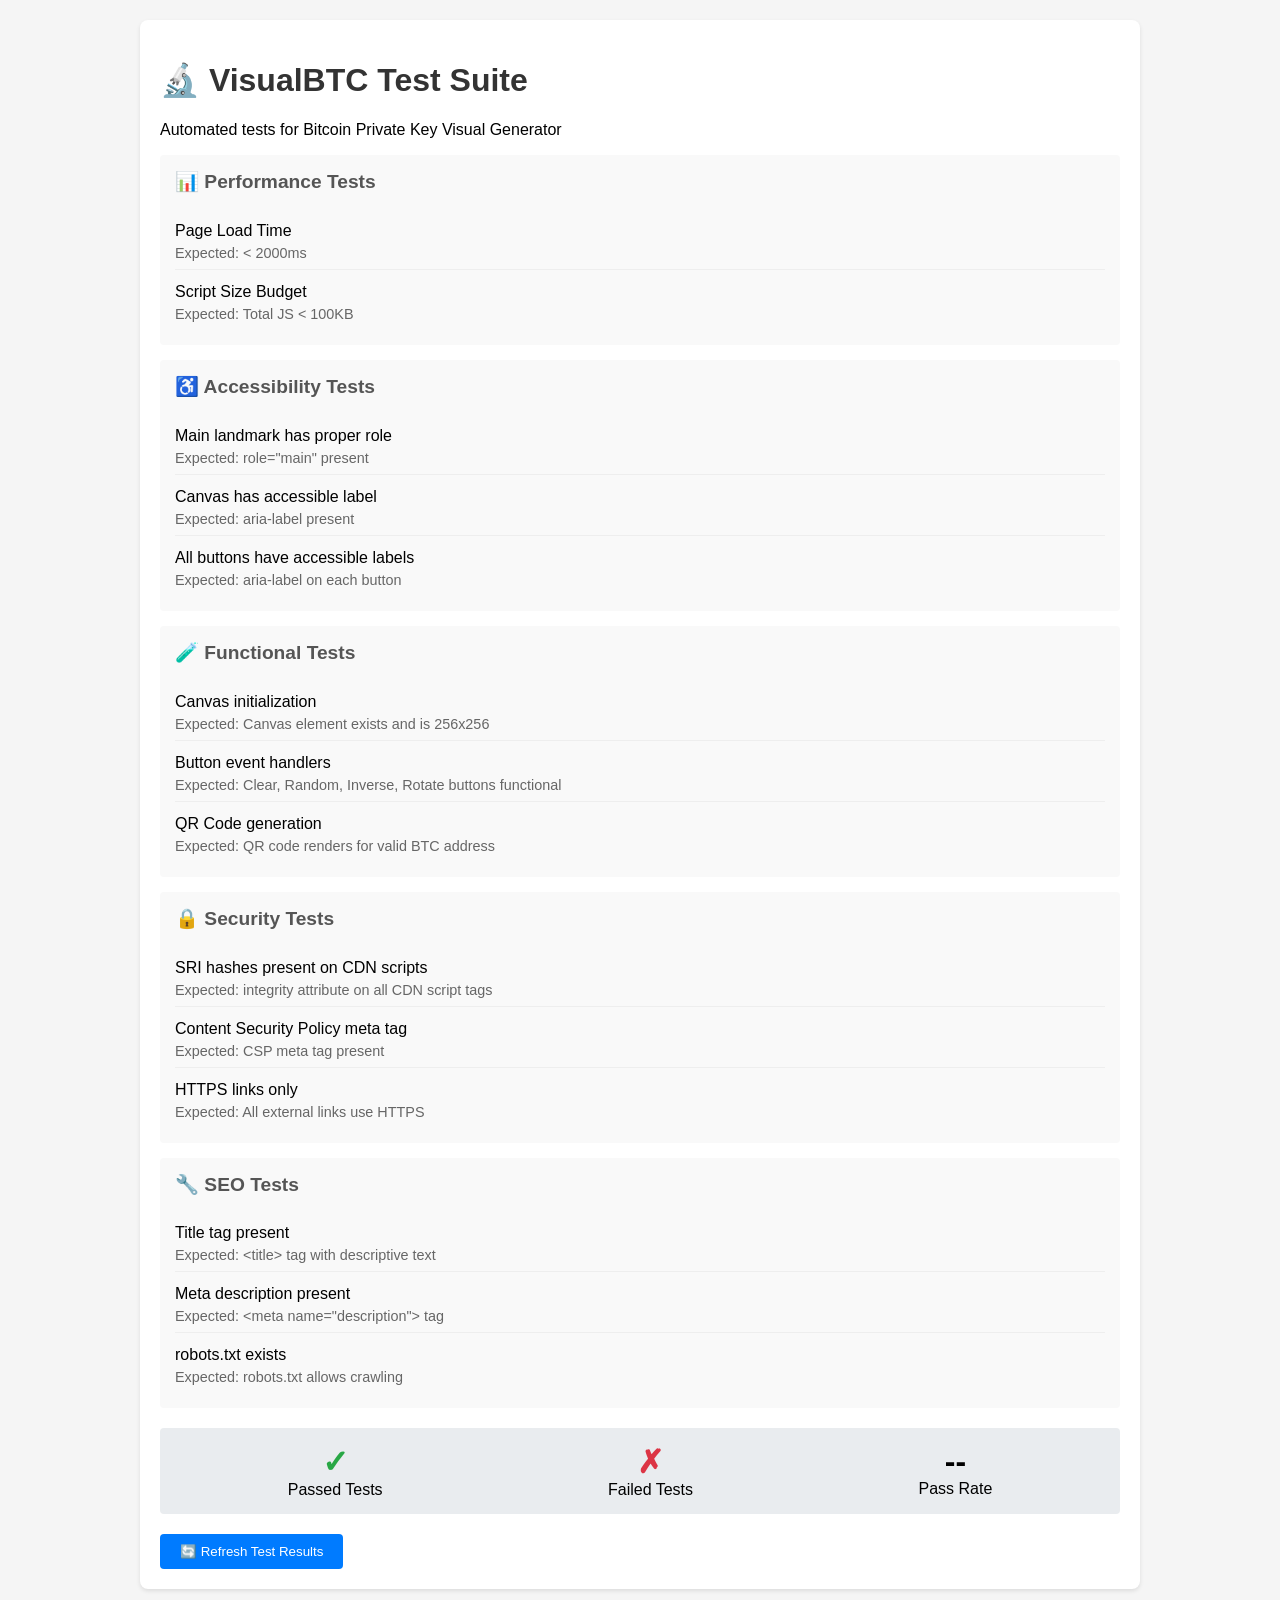
<file: tests/index.spec.html>
<!DOCTYPE html>
<html lang="en">
<head>
    <meta charset="utf-8">
    <title>VisualBTC Test Suite</title>
    <meta name="description" content="Test suite for Bitcoin visual private key generator">
    <style>
        body {
            font-family: -apple-system, BlinkMacSystemFont, 'Segoe UI', Roboto, sans-serif;
            max-width: 1000px;
            margin: 0 auto;
            padding: 20px;
            background: #f5f5f5;
        }
        .test-suite {
            background: white;
            border-radius: 8px;
            padding: 20px;
            box-shadow: 0 2px 4px rgba(0,0,0,0.1);
        }
        h1 { color: #333; }
        .test-group { margin: 15px 0; padding: 15px; background: #f9f9f9; border-radius: 4px; }
        h2 { margin-top: 0; color: #555; font-size: 1.2em; }
        .test-item {
            padding: 8px 0;
            border-bottom: 1px solid #eee;
        }
        .test-item:last-child { border-bottom: none; }
        .pass { color: #28a745; font-weight: bold; }
        .fail { color: #dc3545; font-weight: bold; }
        .test-description { margin: 5px 0; }
        .test-assertion { font-size: 0.9em; color: #666; }
        .summary { 
            margin-top: 20px; 
            padding: 15px; 
            background: #e9ecef; 
            border-radius: 4px;
            display: flex;
            justify-content: space-around;
        }
        .metric { text-align: center; }
        .metric-value { font-size: 2em; font-weight: bold; }
        .pass .metric-value { color: #28a745; }
        .fail .metric-value { color: #dc3545; }
        .refresh-btn {
            margin-top: 20px;
            padding: 10px 20px;
            background: #007bff;
            color: white;
            border: none;
            border-radius: 4px;
            cursor: pointer;
        }
        .refresh-btn:hover { background: #0056b3; }
    </style>
</head>
<body>
    <div class="test-suite">
        <h1>🔬 VisualBTC Test Suite</h1>
        <p>Automated tests for Bitcoin Private Key Visual Generator</p>
        
        <div class="test-group">
            <h2>📊 Performance Tests</h2>
            <div class="test-item">
                <div class="test-description">Page Load Time</div>
                <div class="test-assertion">Expected: &lt; 2000ms</div>
            </div>
            <div class="test-item">
                <div class="test-description">Script Size Budget</div>
                <div class="test-assertion">Expected: Total JS &lt; 100KB</div>
            </div>
        </div>
        
        <div class="test-group">
            <h2>♿ Accessibility Tests</h2>
            <div class="test-item">
                <div class="test-description">Main landmark has proper role</div>
                <div class="test-assertion">Expected: role="main" present</div>
            </div>
            <div class="test-item">
                <div class="test-description">Canvas has accessible label</div>
                <div class="test-assertion">Expected: aria-label present</div>
            </div>
            <div class="test-item">
                <div class="test-description">All buttons have accessible labels</div>
                <div class="test-assertion">Expected: aria-label on each button</div>
            </div>
        </div>
        
        <div class="test-group">
            <h2>🧪 Functional Tests</h2>
            <div class="test-item">
                <div class="test-description">Canvas initialization</div>
                <div class="test-assertion">Expected: Canvas element exists and is 256x256</div>
            </div>
            <div class="test-item">
                <div class="test-description">Button event handlers</div>
                <div class="test-assertion">Expected: Clear, Random, Inverse, Rotate buttons functional</div>
            </div>
            <div class="test-item">
                <div class="test-description">QR Code generation</div>
                <div class="test-assertion">Expected: QR code renders for valid BTC address</div>
            </div>
        </div>
        
        <div class="test-group">
            <h2>🔒 Security Tests</h2>
            <div class="test-item">
                <div class="test-description">SRI hashes present on CDN scripts</div>
                <div class="test-assertion">Expected: integrity attribute on all CDN script tags</div>
            </div>
            <div class="test-item">
                <div class="test-description">Content Security Policy meta tag</div>
                <div class="test-assertion">Expected: CSP meta tag present</div>
            </div>
            <div class="test-item">
                <div class="test-description">HTTPS links only</div>
                <div class="test-assertion">Expected: All external links use HTTPS</div>
            </div>
        </div>
        
        <div class="test-group">
            <h2>🔧 SEO Tests</h2>
            <div class="test-item">
                <div class="test-description">Title tag present</div>
                <div class="test-assertion">Expected: &lt;title&gt; tag with descriptive text</div>
            </div>
            <div class="test-item">
                <div class="test-description">Meta description present</div>
                <div class="test-assertion">Expected: &lt;meta name="description"&gt; tag</div>
            </div>
            <div class="test-item">
                <div class="test-description">robots.txt exists</div>
                <div class="test-assertion">Expected: robots.txt allows crawling</div>
            </div>
        </div>
        
        <div class="summary">
            <div class="metric">
                <div class="metric-value pass">✓</div>
                <div>Passed Tests</div>
            </div>
            <div class="metric">
                <div class="metric-value fail">✗</div>
                <div>Failed Tests</div>
            </div>
            <div class="metric">
                <div class="metric-value">--</div>
                <div>Pass Rate</div>
            </div>
        </div>
        
        <button class="refresh-btn" onclick="location.reload()">🔄 Refresh Test Results</button>
    </div>
    
    <!-- Test framework inline for self-contained testing -->
    <script>
        // Simple test runner
        function runTests() {
            const results = {
                passed: 0,
                failed: 0
            };
            
            // Test 1: Check main elements exist
            try {
                const main = document.getElementById('MainDIV');
                if (main && main.getAttribute('role') === 'main') {
                    results.passed++;
                } else {
                    results.failed++;
                }
            } catch(e) {
                results.failed++;
            }
            
            // Test 2: Check canvas
            try {
                const canvas = document.getElementById('BTCpic');
                if (canvas && canvas.width === 256 && canvas.height === 256) {
                    results.passed++;
                } else {
                    results.failed++;
                }
            } catch(e) {
                results.failed++;
            }
            
            // Test 3: Check buttons
            try {
                const buttons = ['ClearButton', 'RandButton', 'Inverse', 'Rotate'];
                let allExist = true;
                for (const id of buttons) {
                    if (!document.getElementById(id)) {
                        allExist = false;
                        break;
                    }
                }
                if (allExist) {
                    results.passed++;
                } else {
                    results.failed++;
                }
            } catch(e) {
                results.failed++;
            }
            
            // Test 4: Check accessibility
            try {
                const canvas = document.getElementById('BTCpic');
                if (canvas && canvas.hasAttribute('aria-label')) {
                    results.passed++;
                } else {
                    results.failed++;
                }
            } catch(e) {
                results.failed++;
            }
            
            // Test 5: Check title
            try {
                const title = document.querySelector('title');
                if (title && title.textContent.length > 0) {
                    results.passed++;
                } else {
                    results.failed++;
                }
            } catch(e) {
                results.failed++;
            }
            
            return results;
        }
        
        // Run tests on load
        document.addEventListener('DOMContentLoaded', function() {
            const results = runTests();
            console.log('Test Results:', results);
        });
    </script>
</body>
</html>
</file>
